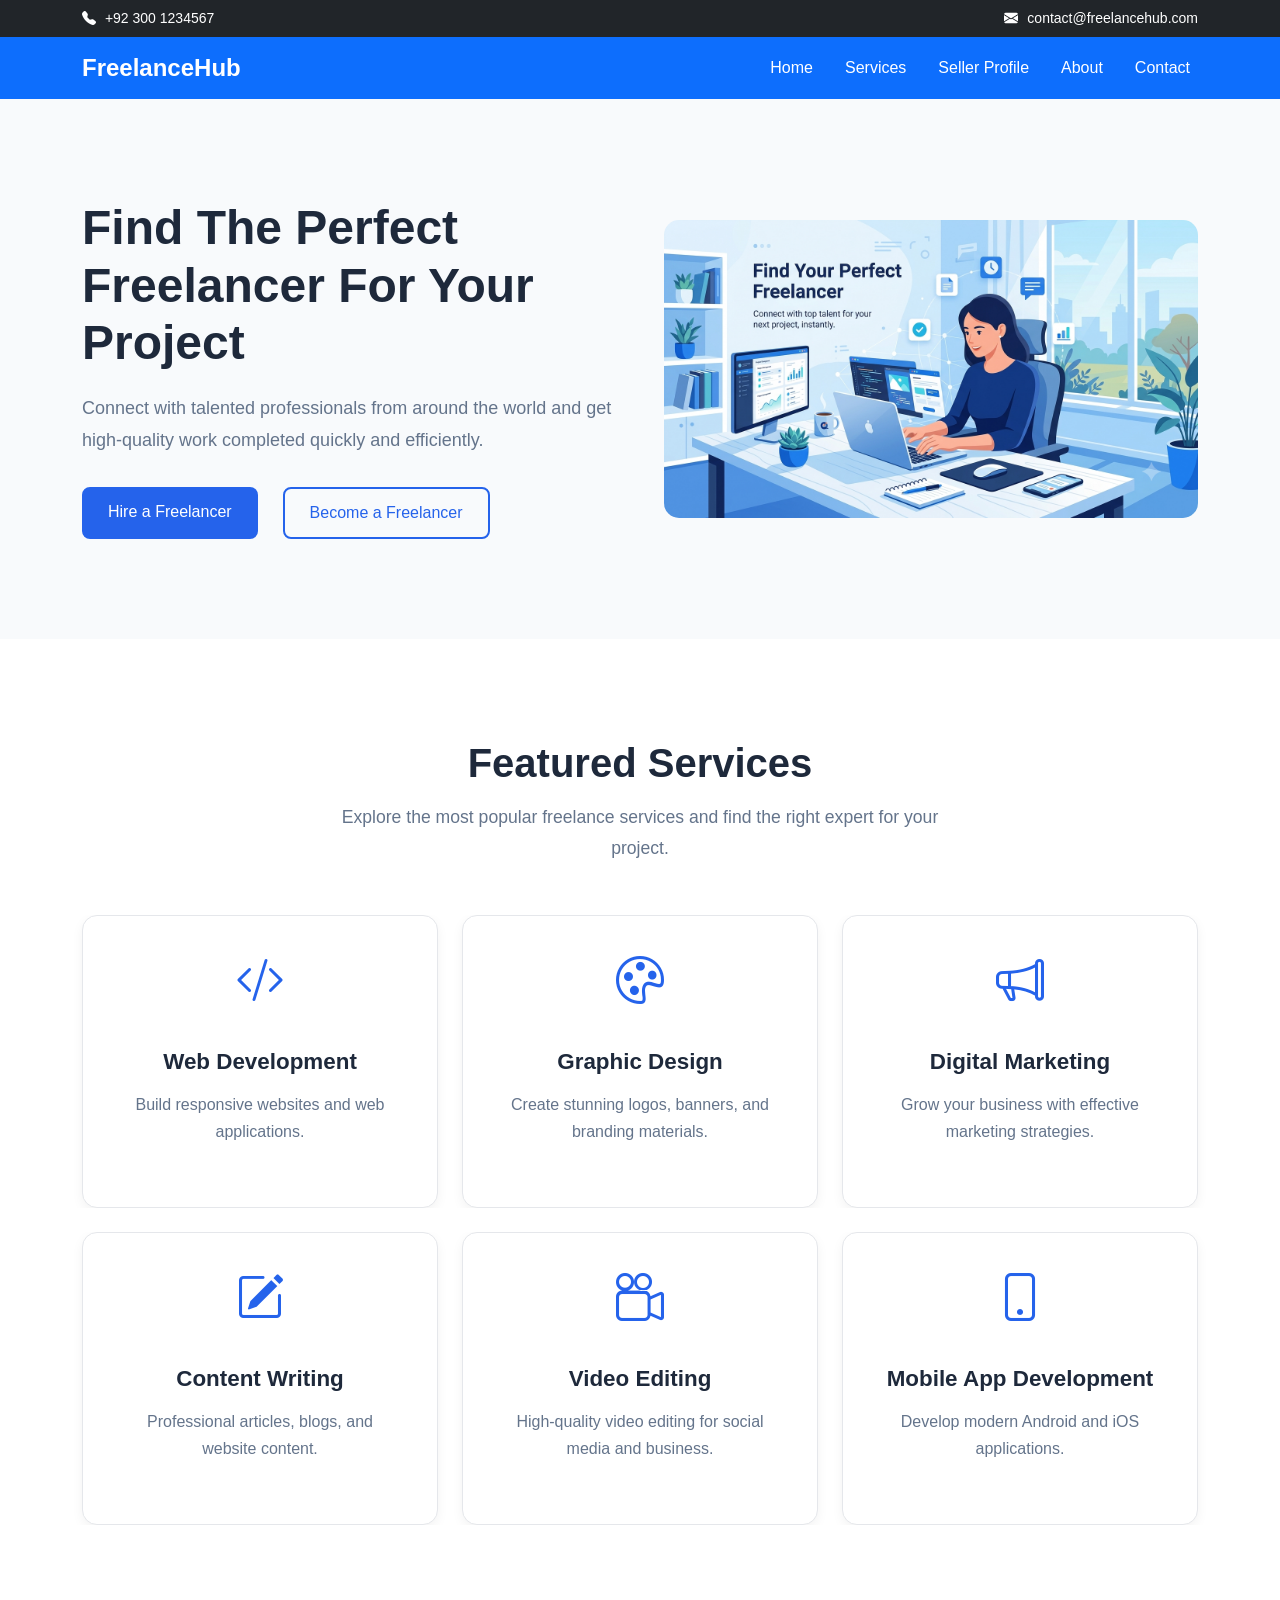
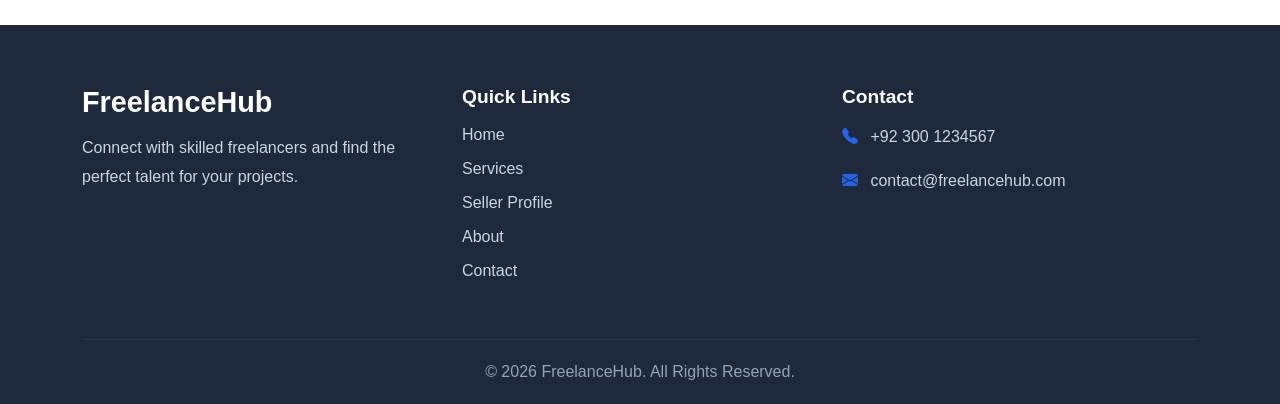
<file: index.html>
<!DOCTYPE html>
<html lang="en">

<head>
    <meta charset="UTF-8">
    <meta name="viewport" content="width=device-width, initial-scale=1.0">
    <title>Document</title>

    <!-- Bootstrap Icon CDN Link -->
    <link rel="stylesheet" href="https://cdn.jsdelivr.net/npm/bootstrap-icons@1.11.3/font/bootstrap-icons.min.css">

    <!-- Bootstrap Link -->
    <link rel="stylesheet" href="https://cdn.jsdelivr.net/npm/bootstrap@5.3.8/dist/css/bootstrap.min.css">

    <!-- My css -->
    <link rel="stylesheet" href="style.css">
</head>

<body>

    <div class="bg-dark text-white py-2">
        <div class="container d-flex flex-column flex-md-row justify-content-between">

            <div class="top-bar">
                <i class="bi bi-telephone-fill"></i>
                +92 300 1234567
            </div>

            <div class="top-bar">
                <i class="bi bi-envelope-fill"></i>
                contact@freelancehub.com
            </div>

        </div>
    </div>

    <nav class="navbar navbar-expand-lg navbar-dark">
        <div class="container">

            <a class="navbar-brand" href="">FreelanceHub</a>

            <button class="navbar-toggler" type="button" data-bs-toggle="collapse" data-bs-target="#mynavbar">
                <span class="navbar-toggler-icon"></span>
            </button>

            <div class="collapse navbar-collapse" id="mynavbar">
                <ul class="navbar-nav ms-auto gap-3">

                    <li class="nav-item">
                        <a class="nav-link active" href="index.html">Home</a>
                    </li>

                    <li class="nav-item">
                        <a class="nav-link" href="services.html">Services</a>
                    </li>

                     <li class="nav-item">
                        <a class="nav-link" href="sellerprofile.html">Seller Profile</a>
                    </li>

                    <li class="nav-item">
                        <a class="nav-link" href="about.html">About</a>
                    </li>

                    <li class="nav-item">
                        <a class="nav-link" href="contact.html">Contact</a>
                    </li>



                </ul>


            </div>

        </div>
    </nav>



    <section class="hero-section">
        <div class="container">

            <div class="row align-items-center g-5">
                <div class="col-12 col-md-6">

                    <h1 class="hero-heading">
                        Find The Perfect Freelancer For Your Project
                    </h1>

                    <p class="hero-para">
                        Connect with talented professionals from around the world and get high-quality work completed
                        quickly and efficiently.
                    </p>

                    <div class="hero-btns">
                        <a href="#" class="btn primary-btn">
                            Hire a Freelancer
                        </a>

                        <a href="#" class="btn secondary-btn">
                            Become a Freelancer
                        </a>
                    </div>

                </div>


                <div class="col-12 col-md-6">

                    <img class="img-fluid hero-img" src="images/hero_img.png" alt="Hero Image">

                </div>



            </div>



        </div>

    </section>



    <section class="services-section">
        <div class="container">

            <h2 class="sec-heading text-center">Featured Services</h2>

            <p class="sec-para text-center">
                Explore the most popular freelance services and find the right expert for your project.
            </p>


            <div class="row g-4">

                <!-- web Development card -->
                <div class="col-12 col-md-6 col-lg-4">
                    <div class="card h-100">

                        <i class="bi bi-code-slash"></i>

                        <div class="card-body">

                            <h3 class="card-title">Web Development</h3>
                            <div class="card-text">Build responsive websites and web applications.</div>

                        </div>
                    </div>
                </div>



                <!-- Graphic Design Card -->
                <div class="col-12 col-md-6 col-lg-4">
                    <div class="card h-100">

                        <i class="bi bi-palette"></i>

                        <div class="card-body">

                            <h3 class="card-title">Graphic Design</h3>
                            <div class="card-text">Create stunning logos, banners, and branding materials.</div>

                        </div>
                    </div>
                </div>



                <!-- Digital Marketing Card -->
                <div class="col-12 col-md-6 col-lg-4">
                    <div class="card h-100">

                        <i class="bi bi-megaphone"></i>

                        <div class="card-body">

                            <h3 class="card-title">Digital Marketing</h3>
                            <div class="card-text">Grow your business with effective marketing strategies.</div>

                        </div>
                    </div>
                </div>



                <!-- Content Writing -->
                <div class="col-12 col-md-6 col-lg-4">
                    <div class="card h-100">

                        <i class="bi bi-pencil-square"></i>

                        <div class="card-body">

                            <h3 class="card-title">Content Writing</h3>
                            <div class="card-text">Professional articles, blogs, and website content.</div>

                        </div>
                    </div>
                </div>



                <!-- Video Editing -->
                <div class="col-12 col-md-6 col-lg-4">
                    <div class="card h-100">

                        <i class="bi bi-camera-reels"></i>

                        <div class="card-body">

                            <h3 class="card-title">Video Editing</h3>
                            <div class="card-text">High-quality video editing for social media and business.</div>

                        </div>
                    </div>
                </div>




                <!-- Mobile App Development -->
                <div class="col-12 col-md-6 col-lg-4">
                    <div class="card h-100">

                        <i class="bi bi-phone"></i>

                        <div class="card-body">

                            <h3 class="card-title">Mobile App Development</h3>
                            <div class="card-text">Develop modern Android and iOS applications.</div>

                        </div>
                    </div>
                </div>


            </div>
    </section>




    <!-- footer -->
    <footer class="footer">
        <div class="container">

            <div class="row g-4">

                <!-- Brand -->
                <div class="col-12 col-md-4">
                    <h3 class="footer-logo">FreelanceHub</h3>

                    <p class="footer-text">
                        Connect with skilled freelancers and find the perfect talent for your projects.
                    </p>
                </div>

                <!-- Quick Links -->
                <div class="col-12 col-md-4">
                    <h4 class="footer-heading">Quick Links</h4>

                    <ul class="footer-links">
                        <li><a href="index.html">Home</a></li>
                        <li><a href="services.html">Services</a></li>
                        <li><a href="sellerprofile.html">Seller Profile</a></li>
                        <li><a href="about.html">About</a></li>
                        <li><a href="contact.html">Contact</a></li>
                    </ul>
                </div>

                <!-- Contact -->
                <div class="col-12 col-md-4">
                    <h4 class="footer-heading">Contact</h4>

                    <p class="footer-text">
                        <i class="bi bi-telephone-fill"></i> +92 300 1234567
                    </p>

                    <p class="footer-text">
                        <i class="bi bi-envelope-fill"></i>
                        contact@freelancehub.com
                    </p>
                </div>

            </div>

            <hr>

            <p class="copyright text-center">
                © 2026 FreelanceHub. All Rights Reserved.
            </p>

        </div>
    </footer>







    <!-- Bootstrap js -->
    <script src="https://cdn.jsdelivr.net/npm/bootstrap@5.3.8/dist/js/bootstrap.bundle.min.js"></script>


</body>

</html>
</file>
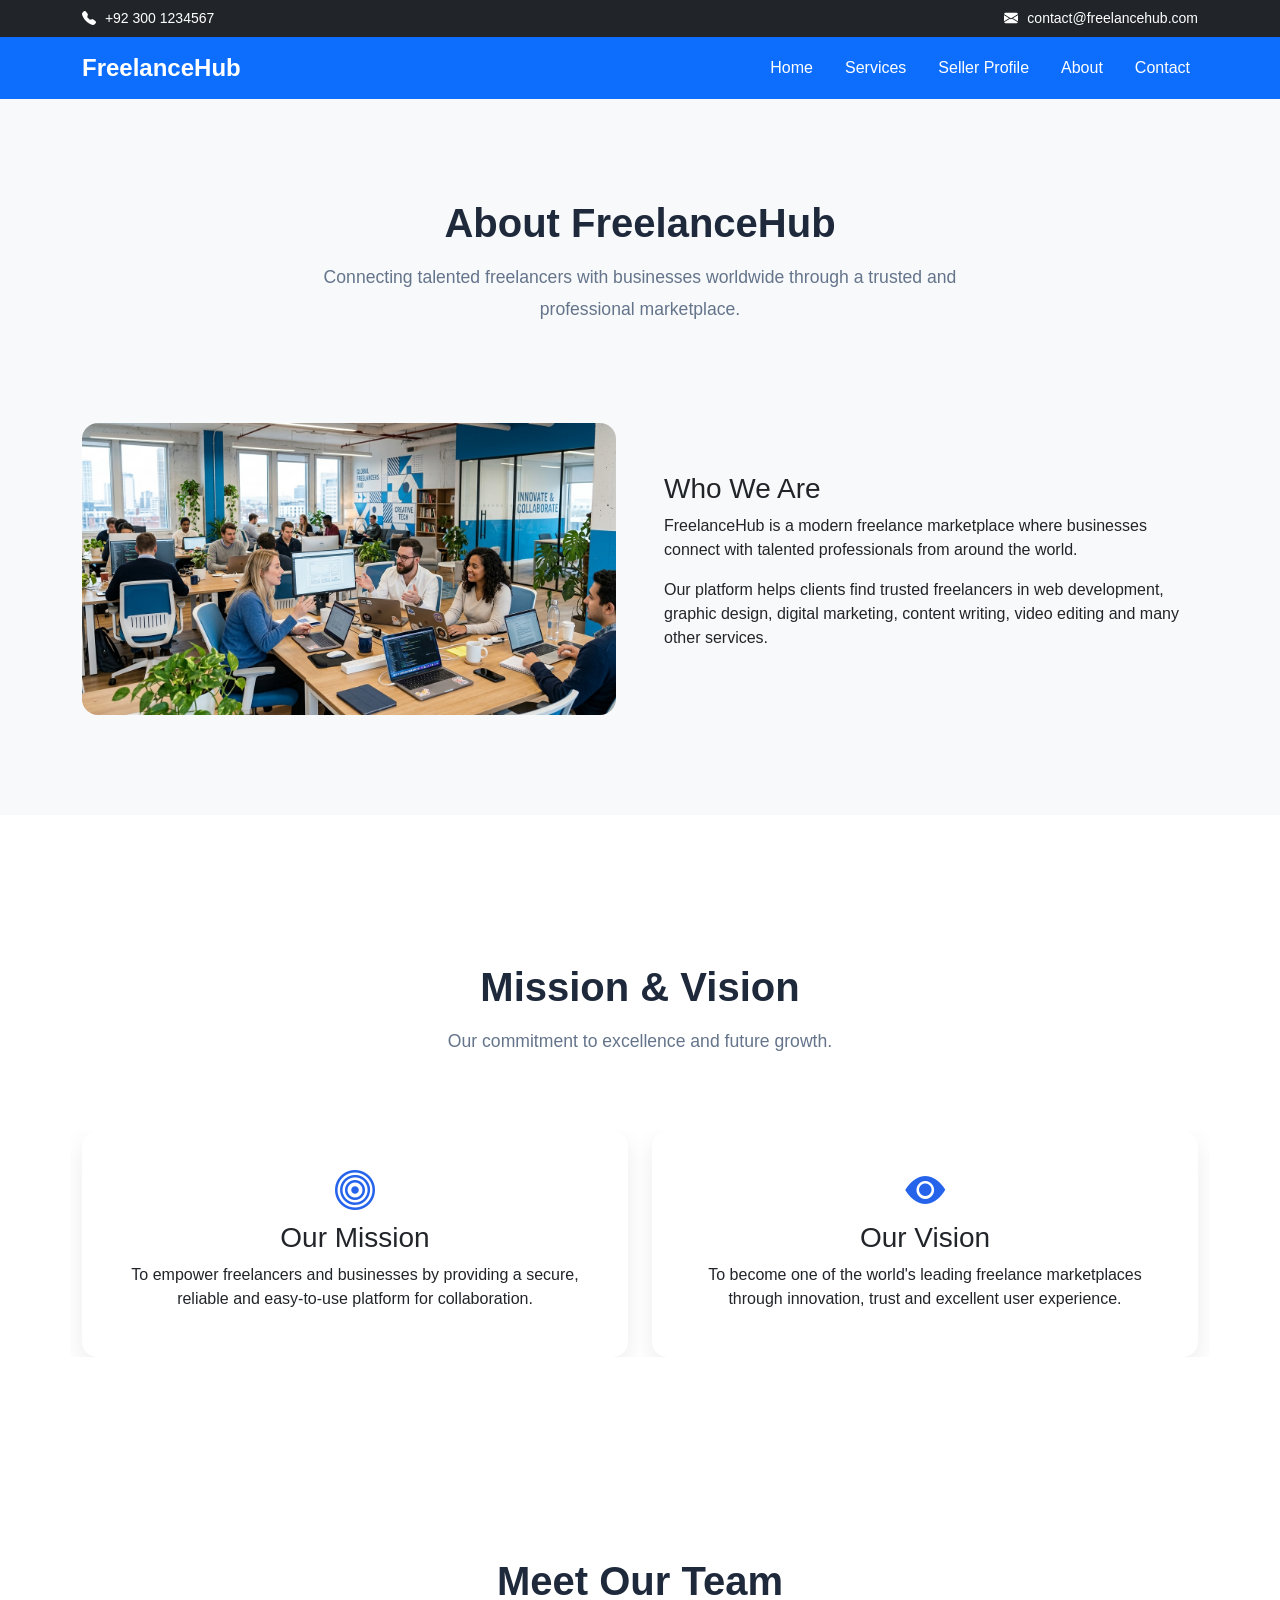
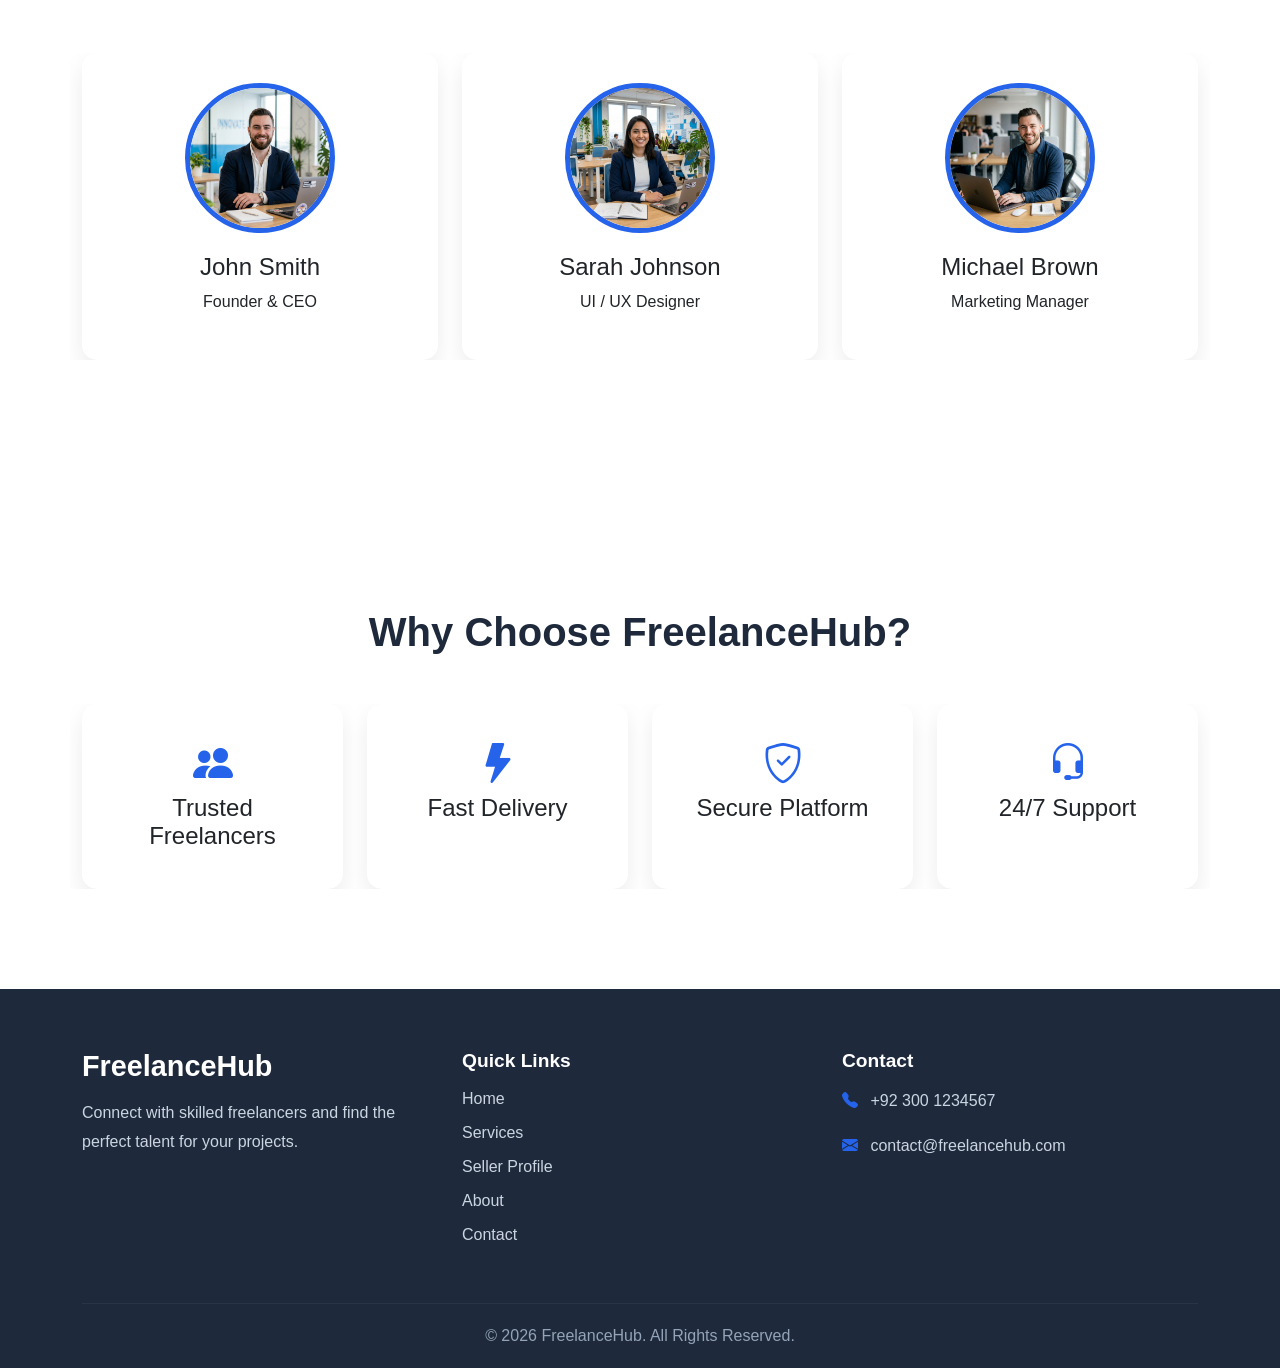
<file: about.html>
<!DOCTYPE html>
<html lang="en">

<head>
    <meta charset="UTF-8">
    <meta name="viewport" content="width=device-width, initial-scale=1.0">
    <title>Document</title>

    <!-- Bootstrap Icon CDN Link -->
    <link rel="stylesheet" href="https://cdn.jsdelivr.net/npm/bootstrap-icons@1.11.3/font/bootstrap-icons.min.css">

    <!-- Bootstrap Link -->
    <link rel="stylesheet" href="https://cdn.jsdelivr.net/npm/bootstrap@5.3.8/dist/css/bootstrap.min.css">

    <!-- My css -->
    <link rel="stylesheet" href="style.css">
</head>

<body>

    <div class="bg-dark text-white py-2">
        <div class="container d-flex flex-column flex-md-row justify-content-between">

            <div class="top-bar">
                <i class="bi bi-telephone-fill"></i>
                +92 300 1234567
            </div>

            <div class="top-bar">
                <i class="bi bi-envelope-fill"></i>
                contact@freelancehub.com
            </div>

        </div>
    </div>

    <nav class="navbar navbar-expand-lg navbar-dark">
        <div class="container">

            <a class="navbar-brand" href="">FreelanceHub</a>

            <button class="navbar-toggler" type="button" data-bs-toggle="collapse" data-bs-target="#mynavbar">
                <span class="navbar-toggler-icon"></span>
            </button>

            <div class="collapse navbar-collapse" id="mynavbar">
                <ul class="navbar-nav ms-auto gap-3">

                    <li class="nav-item">
                        <a class="nav-link active" href="index.html">Home</a>
                    </li>

                    <li class="nav-item">
                        <a class="nav-link" href="services.html">Services</a>
                    </li>

                    <li class="nav-item">
                        <a class="nav-link" href="sellerprofile.html">Seller Profile</a>
                    </li>

                    <li class="nav-item">
                        <a class="nav-link" href="about.html">About</a>
                    </li>

                    <li class="nav-item">
                        <a class="nav-link" href="contact.html">Contact</a>
                    </li>



                </ul>


            </div>

        </div>
    </nav>




    <!-- about hero -->
    <section class="about-page">

        <div class="container">

            <h2 class="sec-heading text-center">
                About FreelanceHub
            </h2>

            <p class="sec-para text-center">
                Connecting talented freelancers with businesses worldwide through a trusted and professional
                marketplace.
            </p>

            <!-- About -->

            <div class="row align-items-center g-5 mt-5">

                <div class="col-12 col-lg-6">

                    <img src="images/about_hero.png" class="img-fluid rounded-4" alt="About">

                </div>

                <div class="col-12 col-lg-6">

                    <h3>Who We Are</h3>

                    <p>
                        FreelanceHub is a modern freelance marketplace where businesses connect with talented
                        professionals from around the world.
                    </p>

                    <p>
                        Our platform helps clients find trusted freelancers in web development, graphic design, digital
                        marketing, content writing, video editing and many other services.
                    </p>

                </div>

            </div>

        </div>

    </section>


    <!-- Mission Vision -->
    <section>
        <div class="container">

            <h2 class="sec-heading text-center mt-5">
                Mission & Vision
            </h2>

            <p class="sec-para text-center">Our commitment to excellence and future growth.</p>

            <div class="row g-4 mt-5">

                <div class="col-md-6">

                    <div class="about-card h-100 text-center">

                        <i class="bi bi-bullseye"></i>

                        <h3>Our Mission</h3>

                        <p>
                            To empower freelancers and businesses by providing a secure, reliable and easy-to-use
                            platform for collaboration.
                        </p>

                    </div>

                </div>

                <div class="col-md-6">

                    <div class="about-card h-100 text-center">

                        <i class="bi bi-eye-fill"></i>

                        <h3>Our Vision</h3>

                        <p>
                            To become one of the world's leading freelance marketplaces through innovation, trust and
                            excellent user experience.
                        </p>

                    </div>

                </div>

            </div>

        </div>
    </section>


    <!-- Team -->
    <section>
        <div class="container">

            <h2 class="sec-heading text-center">
                Meet Our Team
            </h2>

            <div class="row g-4 mt-4">

                <div class="col-md-4">

                    <div class="team-card">

                        <img src="images/pic1.png" class="img-fluid team-img">

                        <h4>John Smith</h4>

                        <p>Founder & CEO</p>

                    </div>

                </div>

                <div class="col-md-4">

                    <div class="team-card">

                        <img src="images/pic2.png" class="img-fluid team-img">

                        <h4>Sarah Johnson</h4>

                        <p>UI / UX Designer</p>

                    </div>

                </div>

                <div class="col-md-4">

                    <div class="team-card">

                        <img src="images/proflie.png" class="img-fluid team-img">

                        <h4>Michael Brown</h4>

                        <p>Marketing Manager</p>

                    </div>

                </div>

            </div>

        </div>
    </section>

    <!-- Why Choose Us -->

    <section>
        <div class="container">

            <h2 class="sec-heading text-center mt-5">
                Why Choose FreelanceHub?
            </h2>

            <div class="row g-4  mt-4">

                <div class="col-md-3">

                    <div class="about-card text-center h-100">

                        <i class="bi bi-people-fill"></i>

                        <h4>Trusted Freelancers</h4>

                    </div>

                </div>

                <div class="col-md-3">

                    <div class="about-card text-center h-100">

                        <i class="bi bi-lightning-fill"></i>

                        <h4>Fast Delivery</h4>

                    </div>

                </div>

                <div class="col-md-3">

                    <div class="about-card text-center h-100">

                        <i class="bi bi-shield-check"></i>

                        <h4>Secure Platform</h4>

                    </div>

                </div>

                <div class="col-md-3">

                    <div class="about-card text-center h-100">

                        <i class="bi bi-headset"></i>

                        <h4>24/7 Support</h4>

                    </div>

                </div>

            </div>


        </div>
    </section>




    <!-- footer -->
    <footer class="footer">
        <div class="container">

            <div class="row g-4">

                <!-- Brand -->
                <div class="col-12 col-md-4">
                    <h3 class="footer-logo">FreelanceHub</h3>

                    <p class="footer-text">
                        Connect with skilled freelancers and find the perfect talent for your projects.
                    </p>
                </div>

                <!-- Quick Links -->
                <div class="col-12 col-md-4">
                    <h4 class="footer-heading">Quick Links</h4>

                    <ul class="footer-links">
                        <li><a href="index.html">Home</a></li>
                        <li><a href="services.html">Services</a></li>
                        <li><a href="sellerprofile.html">Seller Profile</a></li>
                        <li><a href="about.html">About</a></li>
                        <li><a href="contact.html">Contact</a></li>
                    </ul>
                </div>

                <!-- Contact -->
                <div class="col-12 col-md-4">
                    <h4 class="footer-heading">Contact</h4>

                    <p class="footer-text">
                        <i class="bi bi-telephone-fill"></i> +92 300 1234567
                    </p>

                    <p class="footer-text">
                        <i class="bi bi-envelope-fill"></i>
                        contact@freelancehub.com
                    </p>
                </div>

            </div>

            <hr>

            <p class="copyright text-center">
                © 2026 FreelanceHub. All Rights Reserved.
            </p>

        </div>
    </footer>







    <!-- Bootstrap js -->
    <script src="https://cdn.jsdelivr.net/npm/bootstrap@5.3.8/dist/js/bootstrap.bundle.min.js"></script>





</body>

</html>
</file>
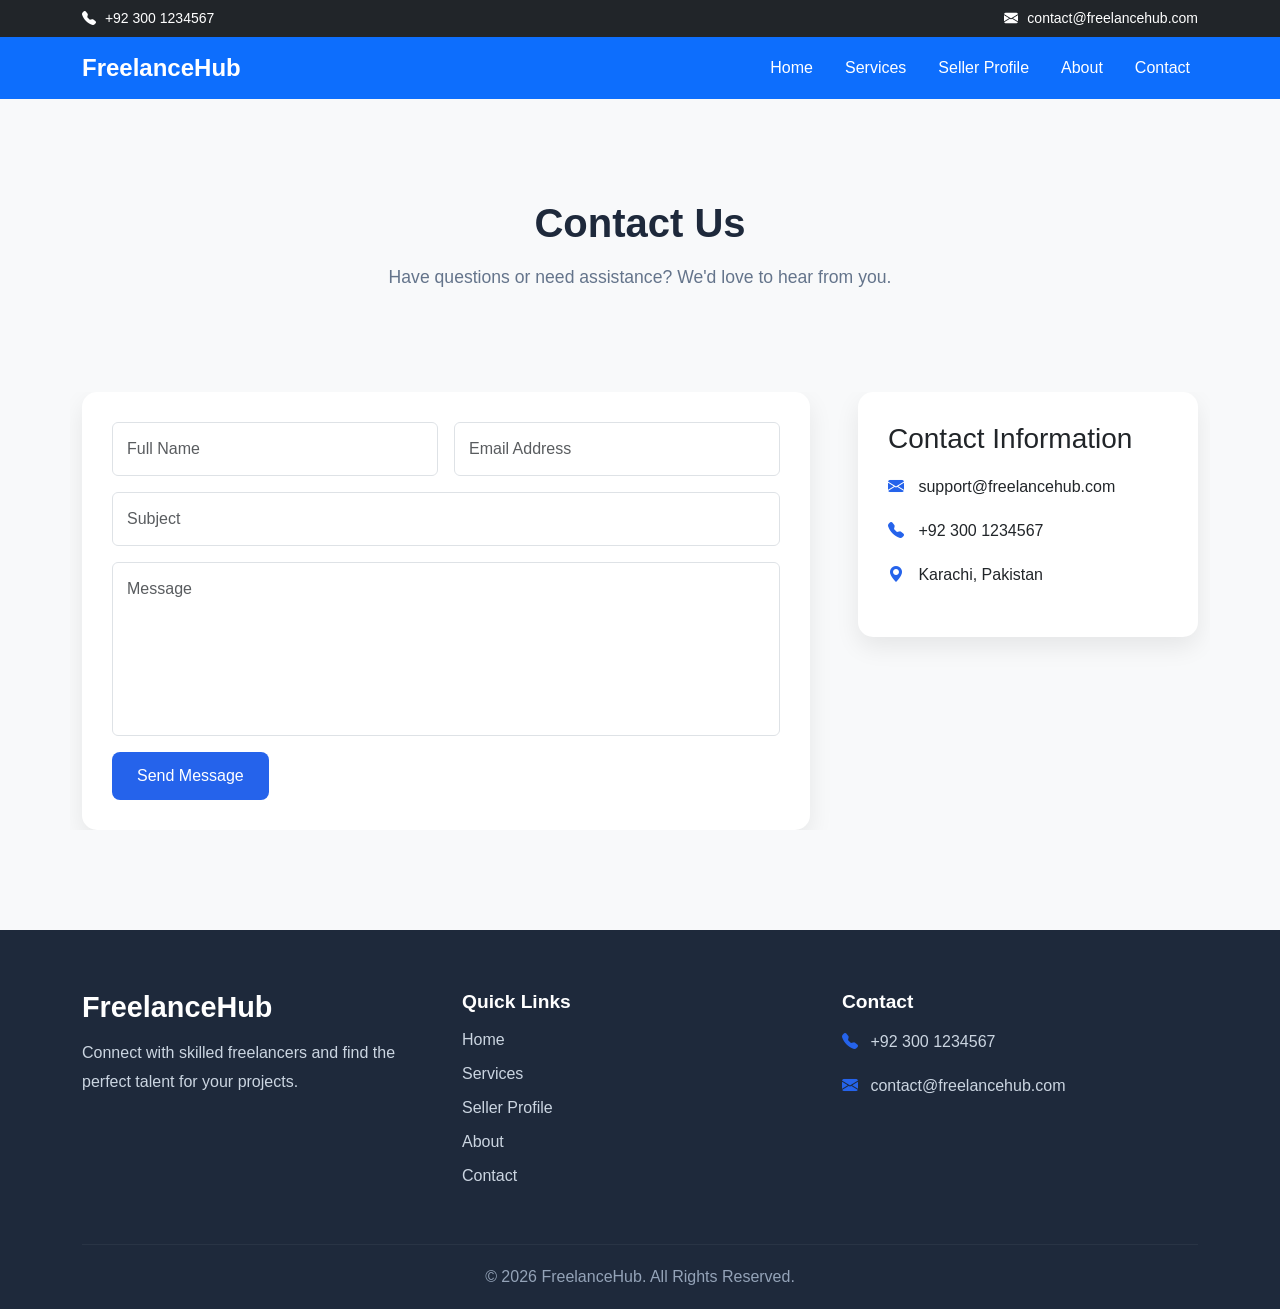
<file: contact.html>
<!DOCTYPE html>
<html lang="en">

<head>
    <meta charset="UTF-8">
    <meta name="viewport" content="width=device-width, initial-scale=1.0">
    <title>Document</title>

    <!-- Bootstrap Icon CDN Link -->
    <link rel="stylesheet" href="https://cdn.jsdelivr.net/npm/bootstrap-icons@1.11.3/font/bootstrap-icons.min.css">

    <!-- Bootstrap Link -->
    <link rel="stylesheet" href="https://cdn.jsdelivr.net/npm/bootstrap@5.3.8/dist/css/bootstrap.min.css">

    <!-- My css -->
    <link rel="stylesheet" href="style.css">
</head>

<body>

    <div class="bg-dark text-white py-2">
        <div class="container d-flex flex-column flex-md-row justify-content-between">

            <div class="top-bar">
                <i class="bi bi-telephone-fill"></i>
                +92 300 1234567
            </div>

            <div class="top-bar">
                <i class="bi bi-envelope-fill"></i>
                contact@freelancehub.com
            </div>

        </div>
    </div>

    <nav class="navbar navbar-expand-lg navbar-dark">
        <div class="container">

            <a class="navbar-brand" href="">FreelanceHub</a>

            <button class="navbar-toggler" type="button" data-bs-toggle="collapse" data-bs-target="#mynavbar">
                <span class="navbar-toggler-icon"></span>
            </button>

            <div class="collapse navbar-collapse" id="mynavbar">
                <ul class="navbar-nav ms-auto gap-3">

                    <li class="nav-item">
                        <a class="nav-link active" href="index.html">Home</a>
                    </li>

                    <li class="nav-item">
                        <a class="nav-link" href="services.html">Services</a>
                    </li>

                    <li class="nav-item">
                        <a class="nav-link" href="sellerprofile.html">Seller Profile</a>
                    </li>

                    <li class="nav-item">
                        <a class="nav-link" href="about.html">About</a>
                    </li>

                    <li class="nav-item">
                        <a class="nav-link" href="contact.html">Contact</a>
                    </li>



                </ul>


            </div>

        </div>
    </nav>



    <!-- contact form -->
    <section class="contact">

        <div class="container">

            <h2 class="sec-heading text-center">
                Contact Us
            </h2>

            <p class="sec-para text-center">
                Have questions or need assistance? We'd love to hear from you.
            </p>

            <div class="row g-5 mt-4">

                
                <!-- Contact Form -->
                <div class="col-12 col-lg-8">

                    <div class="contact-card">

                        <form id="contactForm">

                            <div class="row g-3">

                                <div class="col-md-6">
                                    <input id="fullName" type="text" class="form-control" placeholder="Full Name">
                                    <p class="error-msg" id="nameError"></p>
                                </div>

                                <div class="col-md-6">
                                    <input id="email" class="form-control" placeholder="Email Address">
                                    <p class="error-msg" id="emailError"></p>
                                </div>

                                <div class="col-12">
                                    <input id="subject" type="text" class="form-control" placeholder="Subject">
                                    <p class="error-msg" id="subjectError"></p>
                                </div>

                                <div class="col-12">
                                    <textarea id="message" rows="6" class="form-control"
                                        placeholder="Message"></textarea>
                                        
                                        <p class="error-msg" id="messageError"></p>
                                </div>

                                <div class="col-12">

                                    <button type="submit" class="primary-btn border-0">
                                        Send Message
                                    </button>

                                </div>

                            </div>

                        </form>

                    </div>

                </div>

                <!-- Contact Info -->

                <div class="col-12 col-lg-4">

                    <div class="contact-card">

                        <h3>Contact Information</h3>

                        <p><i class="bi bi-envelope-fill"></i> support@freelancehub.com</p>

                        <p><i class="bi bi-telephone-fill"></i> +92 300 1234567</p>

                        <p><i class="bi bi-geo-alt-fill"></i> Karachi, Pakistan</p>

                    </div>

                </div>

            </div>

        </div>

    </section>



    
    <!-- footer -->
    <footer class="footer">
        <div class="container">

            <div class="row g-4">

                <!-- Brand -->
                <div class="col-12 col-md-4">
                    <h3 class="footer-logo">FreelanceHub</h3>

                    <p class="footer-text">
                        Connect with skilled freelancers and find the perfect talent for your projects.
                    </p>
                </div>

                <!-- Quick Links -->
                <div class="col-12 col-md-4">
                    <h4 class="footer-heading">Quick Links</h4>

                    <ul class="footer-links">
                        <li><a href="index.html">Home</a></li>
                        <li><a href="services.html">Services</a></li>
                        <li><a href="sellerprofile.html">Seller Profile</a></li>
                        <li><a href="about.html">About</a></li>
                        <li><a href="contact.html">Contact</a></li>
                    </ul>
                </div>

                <!-- Contact -->
                <div class="col-12 col-md-4">
                    <h4 class="footer-heading">Contact</h4>

                    <p class="footer-text">
                        <i class="bi bi-telephone-fill"></i> +92 300 1234567
                    </p>

                    <p class="footer-text">
                        <i class="bi bi-envelope-fill"></i>
                        contact@freelancehub.com
                    </p>
                </div>

            </div>

            <hr>

            <p class="copyright text-center">
                © 2026 FreelanceHub. All Rights Reserved.
            </p>

        </div>
    </footer>





    <!-- my js -->
     <script src="contact.js"></script>

    <!-- Bootstrap js -->
    <script src="https://cdn.jsdelivr.net/npm/bootstrap@5.3.8/dist/js/bootstrap.bundle.min.js"></script>





</body>

</html>
</file>
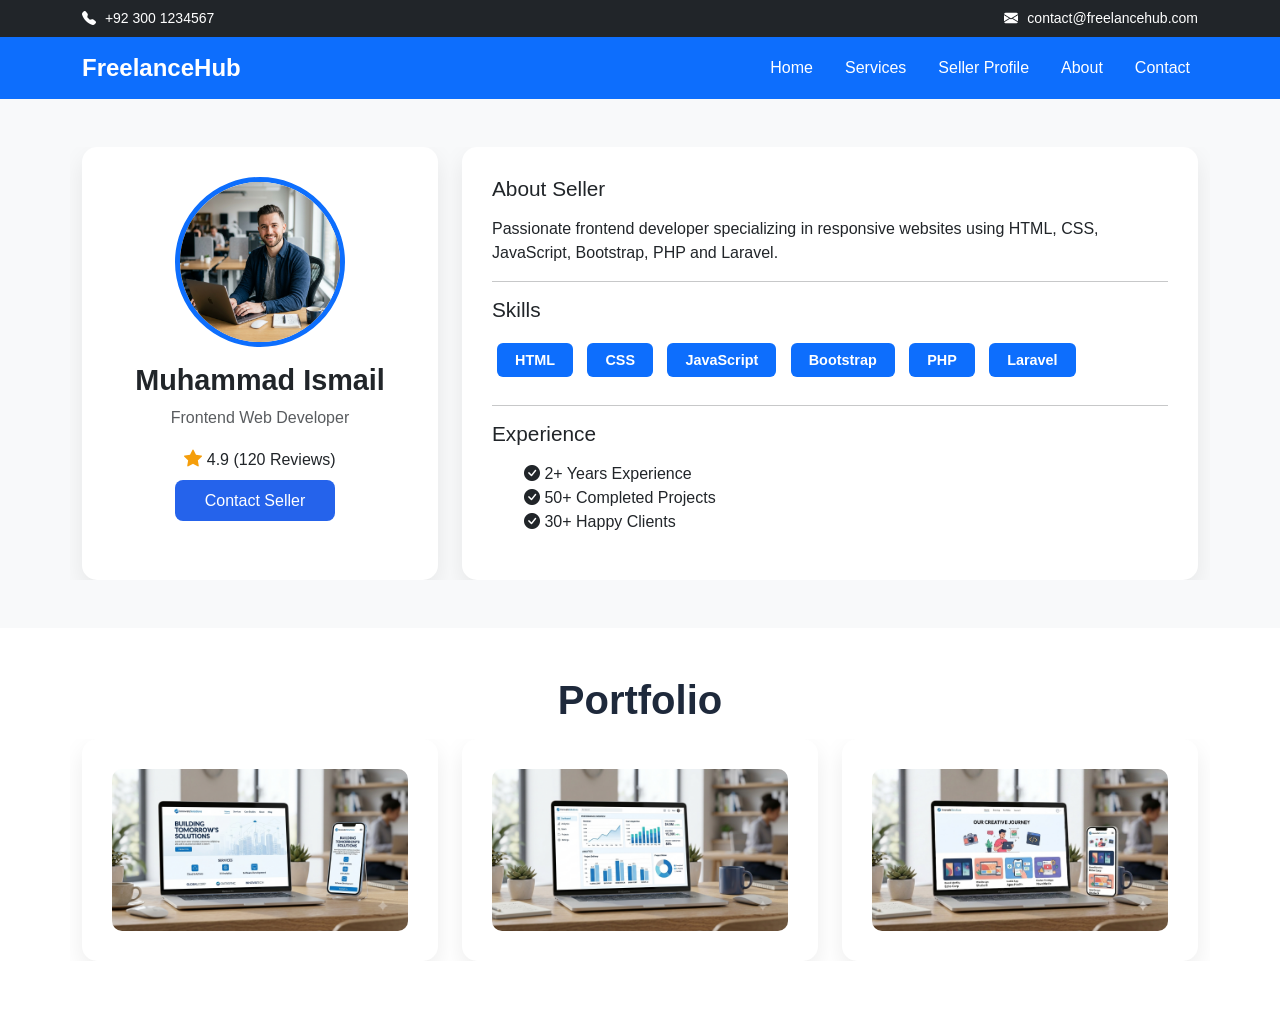
<file: sellerprofile.html>
<!DOCTYPE html>
<html lang="en">

<head>
    <meta charset="UTF-8">
    <meta name="viewport" content="width=device-width, initial-scale=1.0">
    <title>Document</title>

    <!-- Bootstrap Icon CDN Link -->
    <link rel="stylesheet" href="https://cdn.jsdelivr.net/npm/bootstrap-icons@1.11.3/font/bootstrap-icons.min.css">

    <!-- Bootstrap Link -->
    <link rel="stylesheet" href="https://cdn.jsdelivr.net/npm/bootstrap@5.3.8/dist/css/bootstrap.min.css">

    <!-- My css -->
    <link rel="stylesheet" href="style.css">
</head>

<body>

    <div class="bg-dark text-white py-2">
        <div class="container d-flex flex-column flex-md-row justify-content-between">

            <div class="top-bar">
                <i class="bi bi-telephone-fill"></i>
                +92 300 1234567
            </div>

            <div class="top-bar">
                <i class="bi bi-envelope-fill"></i>
                contact@freelancehub.com
            </div>

        </div>
    </div>

    <nav class="navbar navbar-expand-lg navbar-dark">
        <div class="container">

            <a class="navbar-brand" href="">FreelanceHub</a>

            <button class="navbar-toggler" type="button" data-bs-toggle="collapse" data-bs-target="#mynavbar">
                <span class="navbar-toggler-icon"></span>
            </button>

            <div class="collapse navbar-collapse" id="mynavbar">
                <ul class="navbar-nav ms-auto gap-3">

                    <li class="nav-item">
                        <a class="nav-link active" href="index.html">Home</a>
                    </li>

                    <li class="nav-item">
                        <a class="nav-link" href="services.html">Services</a>
                    </li>

                    <li class="nav-item">
                        <a class="nav-link" href="sellerprofile.html">Seller Profile</a>
                    </li>

                    <li class="nav-item">
                        <a class="nav-link" href="">About</a>
                    </li>

                    <li class="nav-item">
                        <a class="nav-link" href="">Contact</a>
                    </li>



                </ul>


            </div>

        </div>
    </nav>


    <!-- seller profile -->
    <section class="seller-profile py-5">
        <div class="container">

            <div class="row g-4">

                <!-- Left -->
                <div class="col-12 col-lg-4">

                    <div class="profile-card text-center h-100">

                        <img src="images/proflie.png" class="profile-img img-fluid" alt="">

                        <h2 class="mt-3">Muhammad Ismail</h2>

                        <p class="text-muted">
                            Frontend Web Developer
                        </p>

                        <p><i class="bi bi-star-fill profile-icon"></i> 4.9 (120 Reviews)</p>

                        <a href="#" class="profile-btn primary-btn">
                            Contact Seller
                        </a>

                    </div>

                </div>

                <!-- Right -->
                <div class="col-12 col-lg-8">

                    <div class="content-card  h-100">

                        <h3>About Seller</h3>

                        <p>Passionate frontend developer specializing in responsive websites using HTML, CSS,
                            JavaScript, Bootstrap, PHP and Laravel.</p>

                        <hr>

                        <h3>Skills</h3>

                        <div class="skills">

                            <span class="badge">HTML</span>
                            <span class="badge">CSS</span>
                            <span class="badge">JavaScript</span>
                            <span class="badge">Bootstrap</span>
                            <span class="badge">PHP</span>
                            <span class="badge">Laravel</span>

                        </div>

                        <hr>

                        <h3>Experience</h3>

                        <ul>
                            <li><i class="bi-check-circle-fill"></i> 2+ Years Experience</li>
                            <li><i class="bi-check-circle-fill"></i> 50+ Completed Projects</li>
                            <li><i class="bi-check-circle-fill"></i> 30+ Happy Clients</li>
                        </ul>

                    </div>

                </div>

            </div>

        </div>
    </section>


    <!-- portfolio images section  -->
    <section class="portfolio py-5">

        <div class="container">

            <h2 class="sec-heading text-center">
                Portfolio
            </h2>

            <div class="row g-4">

                <div class="col-md-4">
                    <div class="portfolio-card">
                        <img src="images/portfolio_image.png" class="img-fluid">
                    </div>
                </div>

                <div class="col-md-4">
                    <div class="portfolio-card">
                        <img src="images/portfolio_image_2.png" class="img-fluid">
                    </div>
                </div>

                <div class="col-md-4">
                    <div class="portfolio-card">
                        <img src="images/portfolio_img_3.png" class="img-fluid">
                    </div>
                </div>

            </div>

        </div>

    </section>



    <!-- Bootstrap js -->
    <script src="https://cdn.jsdelivr.net/npm/bootstrap@5.3.8/dist/js/bootstrap.bundle.min.js"></script>

</body>
</body>

</html>
</file>
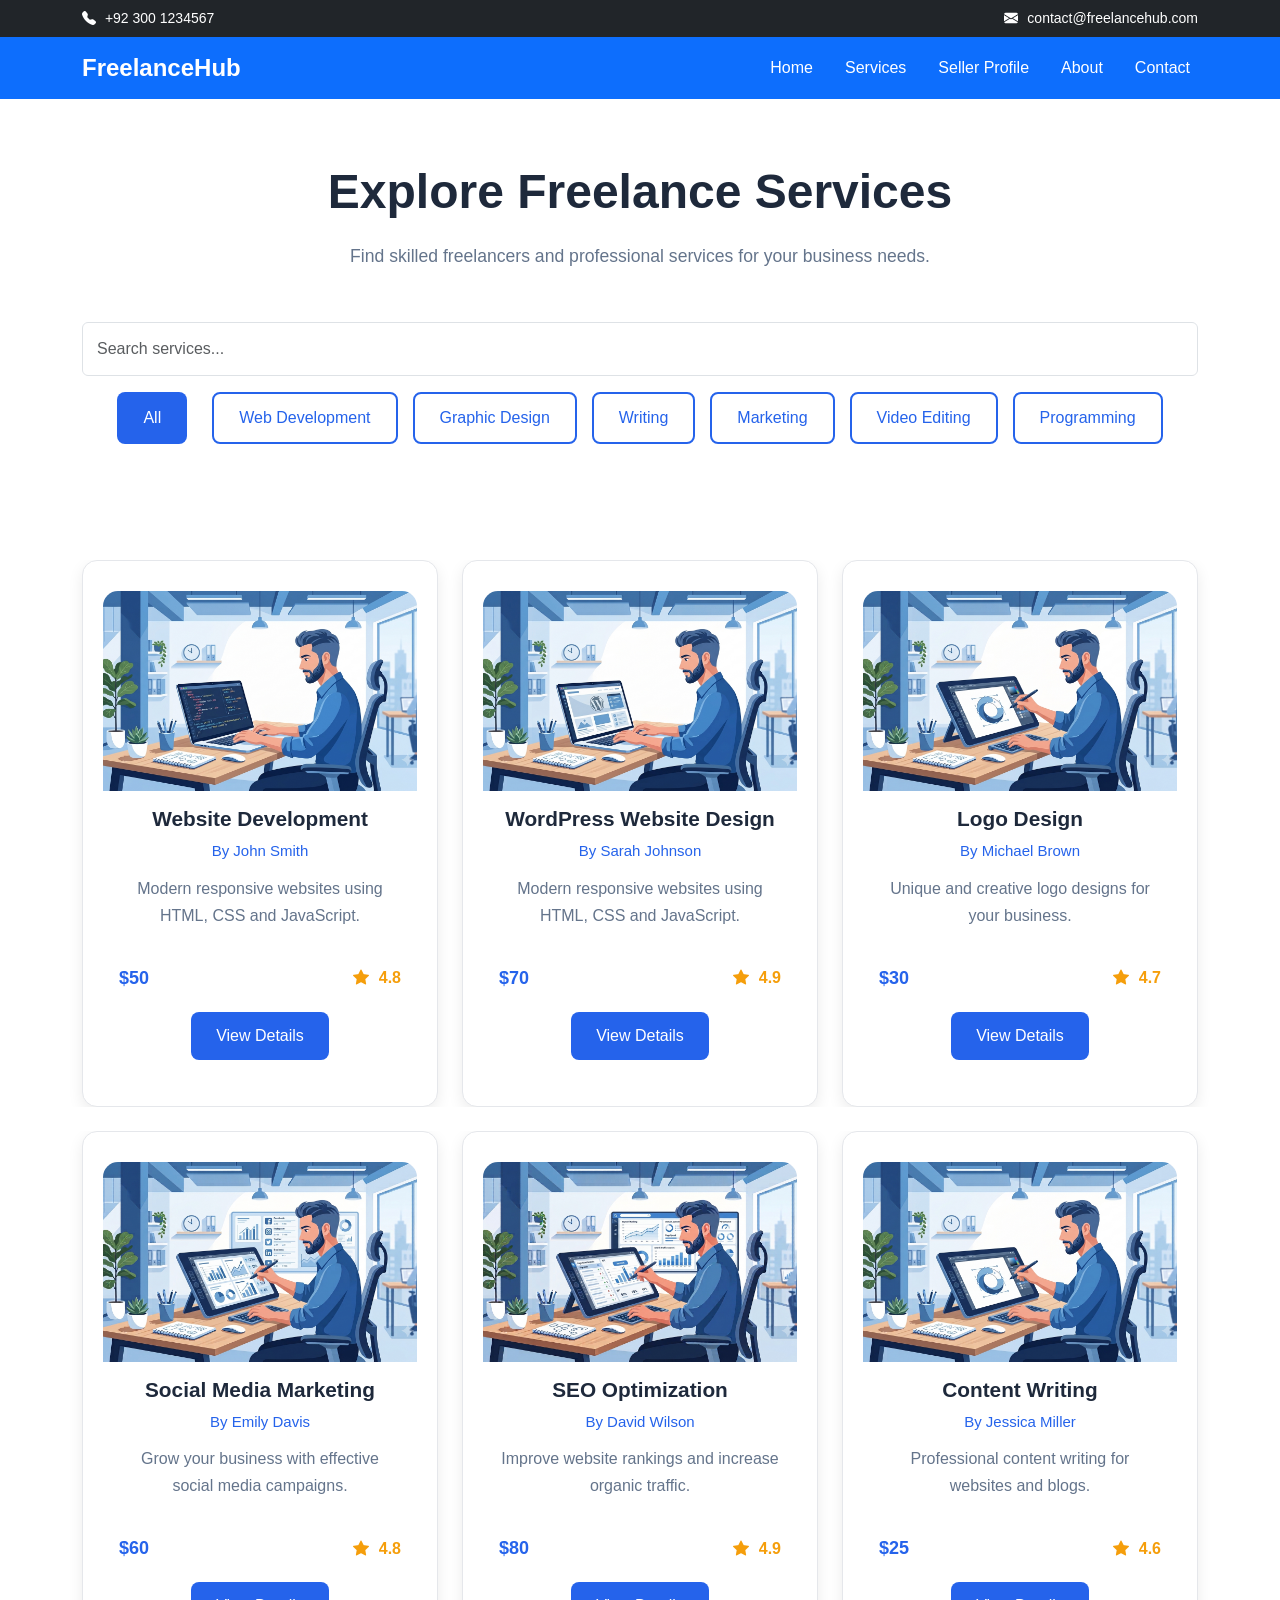
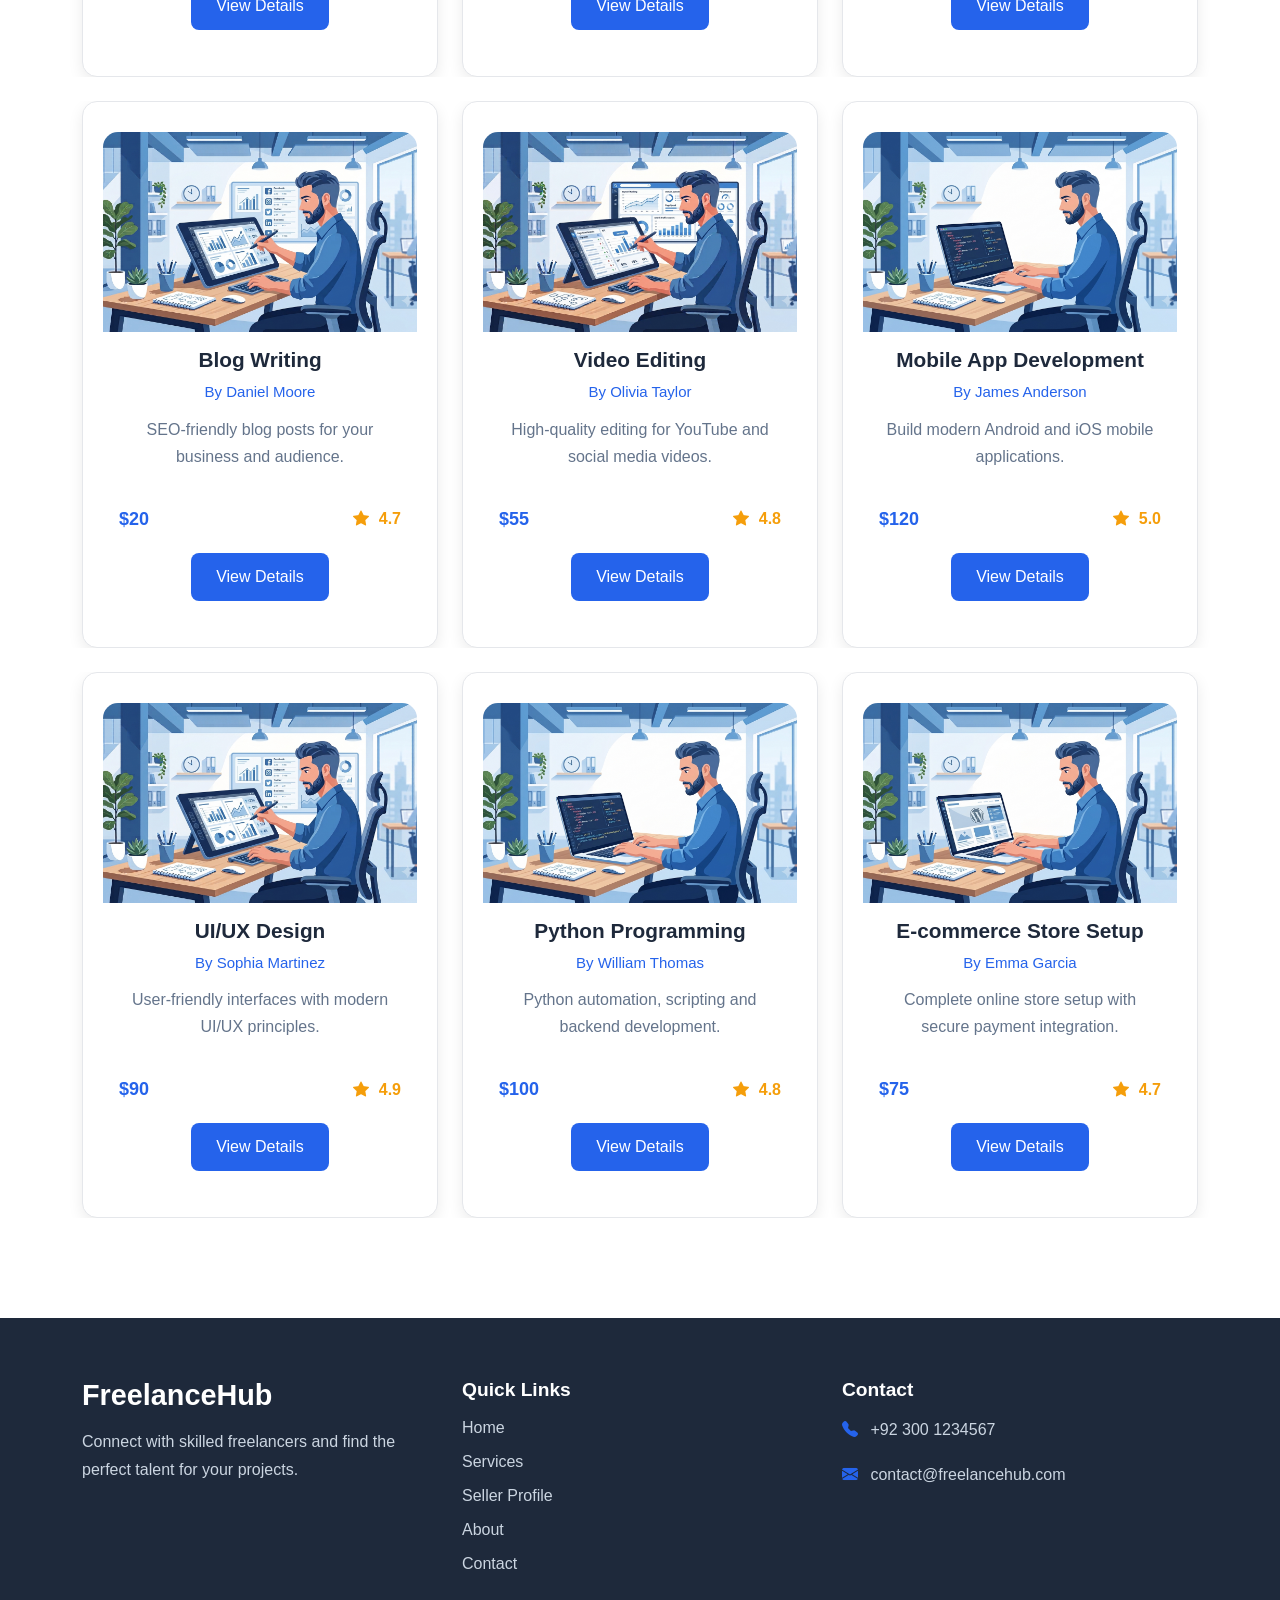
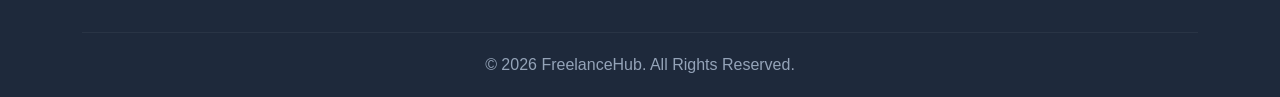
<file: services.html>
<!DOCTYPE html>
<html lang="en">

<head>
    <meta charset="UTF-8">
    <meta name="viewport" content="width=device-width, initial-scale=1.0">
    <title>Document</title>

    <!-- Bootstrap Icon CDN Link -->
    <link rel="stylesheet" href="https://cdn.jsdelivr.net/npm/bootstrap-icons@1.11.3/font/bootstrap-icons.min.css">

    <!-- Bootstrap Link -->
    <link rel="stylesheet" href="https://cdn.jsdelivr.net/npm/bootstrap@5.3.8/dist/css/bootstrap.min.css">

    <!-- My css -->
    <link rel="stylesheet" href="style.css">
</head>

<body>

    <div class="bg-dark text-white py-2">
        <div class="container d-flex flex-column flex-md-row justify-content-between">

            <div class="top-bar">
                <i class="bi bi-telephone-fill"></i>
                +92 300 1234567
            </div>

            <div class="top-bar">
                <i class="bi bi-envelope-fill"></i>
                contact@freelancehub.com
            </div>

        </div>
    </div>

    <nav class="navbar navbar-expand-lg navbar-dark">
        <div class="container">

            <a class="navbar-brand" href="">FreelanceHub</a>

            <button class="navbar-toggler" type="button" data-bs-toggle="collapse" data-bs-target="#mynavbar">
                <span class="navbar-toggler-icon"></span>
            </button>

            <div class="collapse navbar-collapse" id="mynavbar">
                <ul class="navbar-nav ms-auto gap-3">

                    <li class="nav-item">
                        <a class="nav-link active" href="index.html">Home</a>
                    </li>

                    <li class="nav-item">
                        <a class="nav-link" href="services.html">Services</a>
                    </li>

                    <li class="nav-item">
                        <a class="nav-link" href="sellerprofile.html">Seller Profile</a>
                    </li>

                    <li class="nav-item">
                        <a class="nav-link" href="about.html">About</a>
                    </li>

                    <li class="nav-item">
                        <a class="nav-link" href="contact.html">Contact</a>
                    </li>



                </ul>


            </div>

        </div>
    </nav>




    <div class="service-heading p-3">
        <div class="container mt-5">

            <h2 class="hero-heading text-center">Explore Freelance Services</h2>

            <p class="sec-para text-center">
                Find skilled freelancers and professional services for your business needs.
            </p>



            <div class="search-box mb-3">
                <input type="text" id="searchInput" class="form-control" placeholder="Search services...">
            </div>


            <div class="filter-btns">

                <button class="btn primary-btn" data-category="all">
                    All
                </button>

                <button class="btn secondary-btn" data-category="web">
                    Web Development
                </button>

                <button class="btn secondary-btn" data-category="design">
                    Graphic Design
                </button>

                <button class="btn secondary-btn" data-category="writing">
                    Writing
                </button>

                <button class="btn secondary-btn" data-category="marketing">
                    Marketing
                </button>

                <button class="btn secondary-btn" data-category="video">
                    Video Editing
                </button>

                <button class="btn secondary-btn" data-category="programming">
                    Programming
                </button>

            </div>


        </div>
    </div>


    <!-- Services Card Section -->
    <section>
        <div class="container">

            <div class="row g-4">

                <!-- card 1 -->
                <div class="col-12 col-md-6 col-lg-4">
                    <div class="card service-card h-100" data-category="web">

                        <img class="img-fluid service-img" src="images/websiteImg.png" alt="Coding image">

                        <div class="card-body">

                            <h3 class="service-title">
                                Website Development
                            </h3>

                            <p class="freelancer-name">By John Smith</p>

                            <p class="card-text">Modern responsive websites using HTML, CSS and JavaScript.</p>

                            <div class="service-info">

                                <span class="service-price">$50</span>

                                <span class="service-rating">
                                    <i class="bi bi-star-fill"></i> 4.8
                                </span>

                            </div>

                            <a href="services_details.html" class="primary-btn service-btn">
                                View Details
                            </a>

                        </div>

                    </div>
                </div>



                <!-- card 2 -->
                <div class="col-12 col-md-6 col-lg-4">
                    <div class="card service-card h-100" data-category="web">

                        <img class="img-fluid service-img" src="images/wordpress.png" alt="Working image">

                        <div class="card-body">

                            <h3 class="service-title">WordPress Website Design</h3>

                            <p class="freelancer-name">By Sarah Johnson</p>

                            <p class="card-text">Modern responsive websites using HTML, CSS and JavaScript.</p>

                            <div class="service-info">

                                <span class="service-price">$70</span>

                                <span class="service-rating">
                                    <i class="bi bi-star-fill"></i> 4.9
                                </span>

                            </div>

                            <a href="services_details.html" class="primary-btn service-btn">
                                View Details
                            </a>

                        </div>

                    </div>
                </div>


                <!-- card 3 -->
                <div class="col-12 col-md-6 col-lg-4">
                    <div class="card service-card h-100" data-category="design">

                        <img class="img-fluid service-img" src="images/logo_design.png" alt="Logo Design image">

                        <div class="card-body">

                            <h3 class="service-title">Logo Design</h3>

                            <p class="freelancer-name">By Michael Brown</p>

                            <p class="card-text">Unique and creative logo designs for your business.</p>

                            <div class="service-info">
                                <span class="service-price">$30</span>

                                <span class="service-rating">
                                    <i class="bi bi-star-fill"></i> 4.7
                                </span>
                            </div>

                            <a href="services_details.html" class="primary-btn service-btn">
                                View Details
                            </a>

                        </div>
                    </div>
                </div>


                <!-- card 4 -->
                <div class="col-12 col-md-6 col-lg-4">
                    <div class="card service-card h-100" data-category="marketing">

                        <img class="img-fluid service-img" src="images/social_media.png" alt="">

                        <div class="card-body">

                            <h3 class="service-title">Social Media Marketing</h3>

                            <p class="freelancer-name">By Emily Davis</p>

                            <p class="card-text">
                                Grow your business with effective social media campaigns.
                            </p>

                            <div class="service-info">
                                <span class="service-price">$60</span>

                                <span class="service-rating">
                                    <i class="bi bi-star-fill"></i> 4.8
                                </span>
                            </div>

                            <a href="services_details.html" class="primary-btn service-btn">
                                View Details
                            </a>

                        </div>
                    </div>
                </div>


                <!-- card 5 -->
                <div class="col-12 col-md-6 col-lg-4">
                    <div class="card service-card h-100" data-category="marketing">

                        <img class="img-fluid service-img" src="images/seo.png" alt="">

                        <div class="card-body">

                            <h3 class="service-title">SEO Optimization</h3>

                            <p class="freelancer-name">By David Wilson</p>

                            <p class="card-text">
                                Improve website rankings and increase organic traffic.
                            </p>

                            <div class="service-info">
                                <span class="service-price">$80</span>

                                <span class="service-rating">
                                    <i class="bi bi-star-fill"></i> 4.9
                                </span>
                            </div>

                            <a href="services_details.html" class="primary-btn service-btn">
                                View Details
                            </a>

                        </div>
                    </div>
                </div>


                <!-- card 6 -->
                <div class="col-12 col-md-6 col-lg-4">
                    <div class="card service-card h-100" data-category="writing">

                        <img class="img-fluid service-img" src="images/logo_design.png" alt="">

                        <div class="card-body">

                            <h3 class="service-title">Content Writing</h3>

                            <p class="freelancer-name">By Jessica Miller</p>

                            <p class="card-text">
                                Professional content writing for websites and blogs.
                            </p>

                            <div class="service-info">
                                <span class="service-price">$25</span>

                                <span class="service-rating">
                                    <i class="bi bi-star-fill"></i> 4.6
                                </span>
                            </div>

                            <a href="services_details.html" class="primary-btn service-btn">
                                View Details
                            </a>

                        </div>
                    </div>
                </div>


                <!-- card 7 -->
                <div class="col-12 col-md-6 col-lg-4">
                    <div class="card service-card h-100" data-category="writing">

                        <img class="img-fluid service-img" src="images/social_media.png" alt="">

                        <div class="card-body">

                            <h3 class="service-title">Blog Writing</h3>

                            <p class="freelancer-name">By Daniel Moore</p>

                            <p class="card-text">
                                SEO-friendly blog posts for your business and audience.
                            </p>

                            <div class="service-info">
                                <span class="service-price">$20</span>

                                <span class="service-rating">
                                    <i class="bi bi-star-fill"></i> 4.7
                                </span>
                            </div>

                            <a href="services_details.html" class="primary-btn service-btn">
                                View Details
                            </a>

                        </div>
                    </div>
                </div>



                <!-- card 8 -->
                <div class="col-12 col-md-6 col-lg-4">
                    <div class="card service-card h-100" data-category="video">

                        <img class="img-fluid service-img" src="images/seo.png" alt="">

                        <div class="card-body">

                            <h3 class="service-title">Video Editing</h3>

                            <p class="freelancer-name">By Olivia Taylor</p>

                            <p class="card-text">
                                High-quality editing for YouTube and social media videos.
                            </p>

                            <div class="service-info">
                                <span class="service-price">$55</span>

                                <span class="service-rating">
                                    <i class="bi bi-star-fill"></i> 4.8
                                </span>
                            </div>

                            <a href="services_details.html" class="primary-btn service-btn">
                                View Details
                            </a>

                        </div>
                    </div>
                </div>


                <!-- card 9 -->
                <div class="col-12 col-md-6 col-lg-4">
                    <div class="card service-card h-100" data-category="programming">

                        <img class="img-fluid service-img" src="images/websiteImg.png" alt="">

                        <div class="card-body">

                            <h3 class="service-title">Mobile App Development</h3>

                            <p class="freelancer-name">By James Anderson</p>

                            <p class="card-text">
                                Build modern Android and iOS mobile applications.
                            </p>

                            <div class="service-info">
                                <span class="service-price">$120</span>

                                <span class="service-rating">
                                    <i class="bi bi-star-fill"></i> 5.0
                                </span>
                            </div>

                            <a href="services_details.html" class="primary-btn service-btn">
                                View Details
                            </a>

                        </div>
                    </div>
                </div>


                <!-- card 10 -->
                <div class="col-12 col-md-6 col-lg-4">
                    <div class="card service-card h-100" data-category="design">

                        <img class="img-fluid service-img" src="images/social_media.png" alt="">

                        <div class="card-body">

                            <h3 class="service-title">UI/UX Design</h3>

                            <p class="freelancer-name">By Sophia Martinez</p>

                            <p class="card-text">
                                User-friendly interfaces with modern UI/UX principles.
                            </p>

                            <div class="service-info">
                                <span class="service-price">$90</span>

                                <span class="service-rating">
                                    <i class="bi bi-star-fill"></i> 4.9
                                </span>
                            </div>

                            <a href="services_details.html" class="primary-btn service-btn">
                                View Details
                            </a>

                        </div>
                    </div>
                </div>


                <!-- card 11 -->
                <div class="col-12 col-md-6 col-lg-4">
                    <div class="card service-card h-100" data-category="programming">

                        <img class="img-fluid service-img" src="images/websiteImg.png" alt="">

                        <div class="card-body">

                            <h3 class="service-title">Python Programming</h3>

                            <p class="freelancer-name">By William Thomas</p>

                            <p class="card-text">
                                Python automation, scripting and backend development.
                            </p>

                            <div class="service-info">
                                <span class="service-price">$100</span>

                                <span class="service-rating">
                                    <i class="bi bi-star-fill"></i> 4.8
                                </span>
                            </div>

                            <a href="services_details.html" class="primary-btn service-btn">
                                View Details
                            </a>

                        </div>
                    </div>
                </div>


                <!-- card 12 -->
                <div class="col-12 col-md-6 col-lg-4">
                    <div class="card service-card h-100" data-category="web">

                        <img class="img-fluid service-img" src="images/wordpress.png" alt="">

                        <div class="card-body">

                            <h3 class="service-title">E-commerce Store Setup</h3>

                            <p class="freelancer-name">By Emma Garcia</p>

                            <p class="card-text">
                                Complete online store setup with secure payment integration.
                            </p>

                            <div class="service-info">
                                <span class="service-price">$75</span>

                                <span class="service-rating">
                                    <i class="bi bi-star-fill"></i> 4.7
                                </span>
                            </div>

                            <a href="services_details.html" class="primary-btn service-btn">
                                View Details
                            </a>

                        </div>
                    </div>
                </div>






            </div>



        </div>
    </section>







    <!-- footer -->
    <footer class="footer">
        <div class="container">

            <div class="row g-4">

                <!-- Brand -->
                <div class="col-12 col-md-4">
                    <h3 class="footer-logo">FreelanceHub</h3>

                    <p class="footer-text">
                        Connect with skilled freelancers and find the perfect talent for your projects.
                    </p>
                </div>

                <!-- Quick Links -->
                <div class="col-12 col-md-4">
                    <h4 class="footer-heading">Quick Links</h4>

                    <ul class="footer-links">
                        <li><a href="index.html">Home</a></li>
                        <li><a href="services.html">Services</a></li>
                        <li><a href="sellerprofile.html">Seller Profile</a></li>
                        <li><a href="about.html">About</a></li>
                        <li><a href="contact.html">Contact</a></li>
                    </ul>
                </div>

                <!-- Contact -->
                <div class="col-12 col-md-4">
                    <h4 class="footer-heading">Contact</h4>

                    <p class="footer-text">
                        <i class="bi bi-telephone-fill"></i> +92 300 1234567
                    </p>

                    <p class="footer-text">
                        <i class="bi bi-envelope-fill"></i>
                        contact@freelancehub.com
                    </p>
                </div>

            </div>

            <hr>

            <p class="copyright text-center">
                © 2026 FreelanceHub. All Rights Reserved.
            </p>

        </div>
    </footer>











    <!-- My JS -->
    <script src="services.js"></script>

    <!-- Bootstrap js -->
    <script src="https://cdn.jsdelivr.net/npm/bootstrap@5.3.8/dist/js/bootstrap.bundle.min.js"></script>

</body>

</html>
</file>
<file: style.css>
* {
    padding: 0;
    margin: 0;
    box-sizing: border-box;
    overflow-x: hidden;
}

body {
    font-family: Arial, sans-serif;
}


.top-bar {
    font-size: 14px;
}

.top-bar i {
    margin-right: 5px;
}



/* navbar */
.navbar {
    background-color: #0D6EFD;
}

.navbar-brand {
    color: white;
    font-size: 1.5rem;
    font-weight: bold;
}

.nav-link {
    color: white;
}

.nav-link:hover {
    color: #dbeafe;
}

section {
    padding: 100px 0px;
}

/* hero section */
.hero-section {
    background-color: #F8FAFC;
}

.hero-heading {
    font-size: 3rem;
    font-weight: 700;
    color: #1E293B;
    line-height: 1.2;
    margin-bottom: 20px;
}

.hero-para {
    font-size: 18px;
    color: #64748B;
    line-height: 1.8;
    margin-bottom: 30px;
}

/* primary btn */

.hero-btns {
    display: flex;
    gap: 15px;
    flex-wrap: wrap;
}

.primary-btn {
    background-color: #2563EB;
    color: white;
    padding: 12px 25px;
    border-radius: 8px;
    text-decoration: none;
    margin-right: 10px;
}

.primary-btn:hover {
    background-color: #1D4ED8;
    color: white;
}

.secondary-btn {
    border: 2px solid #2563EB;
    color: #2563EB;
    padding: 12px 25px;
    border-radius: 8px;
    text-decoration: none;
}

.secondary-btn:hover {
    background-color: #2563EB;
    color: white;
}

.hero-img {
    width: 100%;
    border-radius: 15px;
}

/* mobile hero */
@media (max-width: 768px) {

    .hero-section {
        padding: 60px 0;
        text-align: center;
    }

    .hero-heading {
        font-size: 2.2rem;
    }

    .hero-para {
        font-size: 16px;
    }

    .hero-btns {
        flex-direction: column;
        align-items: center;
    }

    .hero-btns .btn {
        width: 220px;
    }
}


/* Section Heading */
.sec-heading {
    font-size: 2.5rem;
    font-weight: 700;
    color: #1E293B;
    margin-bottom: 15px;
}

/* Section Paragraph */
.sec-para {
    font-size: 1.1rem;
    color: #64748B;
    max-width: 650px;
    margin: 0 auto 50px;
    line-height: 1.8;
}



/* Featured services section */
.services-section {
    background-color: #ffffff;
}

@media (max-width:768px) {

    .sec-heading {
        font-size: 2rem;
    }

    .sec-para {
        font-size: 1rem;
    }

}


.card {
    border-radius: 15px;
    padding: 30px 20px;
    text-align: center;
    border: 1px solid #E5E7EB;
    box-shadow: 0 4px 12px rgba(0, 0, 0, 0.05);
    transition: 0.3s;
}

.card:hover {
    transform: translateY(-8px);
}

.card i {
    font-size: 3rem;
    color: #2563EB;
    margin-bottom: 15px;
}


.card-title {
    font-size: 1.4rem;
    font-weight: 600;
    color: #1E293B;
    margin-bottom: 15px;
}


.card-text {
    color: #64748B;
    line-height: 1.8;
}



/* Footer */
.footer {
    background-color: #1E293B;
    color: white;
    padding: 60px 0 20px;
}

.footer-logo {
    font-size: 1.8rem;
    font-weight: 700;
    margin-bottom: 15px;
}

.footer-heading {
    font-size: 1.2rem;
    font-weight: 600;
    margin-bottom: 15px;
}

.footer-text {
    color: #CBD5E1;
    line-height: 1.8;
}

.footer-links {
    list-style: none;
    padding: 0;
}

.footer-links li {
    margin-bottom: 10px;
}

.footer-links a {
    text-decoration: none;
    color: #CBD5E1;
}

.footer-links a:hover {
    color: white;
}

.footer-text i {
    margin-right: 8px;
    color: #2563EB;
}

.footer hr {
    margin: 30px 0 20px;
    border-color: rgba(255, 255, 255, 0.2);
}

.copyright {
    color: #94A3B8;
    margin-bottom: 0;
}


/* services section */

.filter-btns {
    display: flex;
    justify-content: center;
    gap: 15px;
    flex-wrap: wrap;
}

/* service cards */
.card-sec {
    padding: 100px;
}

.service-card {
    border: 1px solid #E5E7EB;
    border-radius: 15px;
    box-shadow: 0 5px 15px rgba(0, 0, 0, .08);
    transition: 0.3s;
}


.service-card:hover {
    transform: translateY(-8px);
    box-shadow: 0 15px 30px rgba(0, 0, 0, .12);
}

.service-title {
    font-size: 1.3rem;
}

.service-img {
    width: 100%;
    height: 200px;
    border-radius: 15px 15px 0 0;
    object-fit: cover;
}

.service-title {
    font-size: 1.3rem;
    font-weight: 600;
    color: #1E293B;
    margin-bottom: 8px;
}

.freelancer-name {
    color: #2563EB;
    font-size: 15px;
    font-weight: 500;
    margin-bottom: 12px;
}

.card-text {
    color: #64748B;
    line-height: 1.7;
    margin-bottom: 20px;
    min-height: 70px;

}

.service-info {
    display: flex;
    justify-content: space-between;
    align-items: center;

}

.service-price {
    font-size: 18px;
    font-weight: 700;
    color: #2563EB;
}

.service-rating {
    color: #F59E0B;
    font-weight: 600;
}

.service-rating i {
    color: #F59E0B;
    font-size: 16px;
    margin-right: 5px;
}

.service-btn {
    display: block;
    width: fit-content;
    margin: 20px auto 0;
}


/* seller profile */
.seller-profile {
    background: #f8f9fa;
}

/* star icon */
.profile-icon {
    color: #F59E0B;
    font-size: 18px;
}

.profile-btn {
    padding: 12px 30px;
}

.profile-card,
.content-card,
.portfolio-card {

    background: #fff;
    padding: 30px;
    border-radius: 15px;
    box-shadow: 0 10px 25px rgba(0, 0, 0, .08);

}

.profile-img {

    width: 170px;
    height: 170px;
    object-fit: cover;
    border-radius: 50%;
    border: 5px solid #0d6efd;

}

.profile-card h2 {

    font-size: 1.8rem;
    font-weight: 700;

}

.content-card h3 {

    font-size: 1.3rem;
    margin-bottom: 15px;

}

.badge {

    background: #0d6efd;
    color: #fff;
    margin: 5px;
    padding: 10px 18px;
    font-size: .9rem;

}

.portfolio-card img {

    border-radius: 10px;
    transition: .3s;

}

.portfolio-card img:hover {

    transform: scale(1.05);

}


/* services details section */
.service-details {

    background: #f8f9fa;

}

.details-card,
.price-card,
.review-card {

    background: #fff;
    padding: 30px;
    border-radius: 15px;
    box-shadow: 0 10px 25px rgba(0, 0, 0, .08);

}

.banner-img {

    width: 100%;
    border-radius: 12px;

}

.service-meta {

    display: flex;
    flex-wrap: wrap;
    gap: 20px;
    margin: 20px 0;

}

.service-meta span {

    color: #555;

}

.price-card h3 {

    font-size: 2rem;
    color: #0d6efd;
    font-weight: 700;

}

.review-card {

    height: 100%;
    transition: .3s;

}

.review-card:hover {

    transform: translateY(-8px);

}

.price-card a {

    text-decoration: none;

}

/* about page */
.about-page{

    background:#f8f9fa;

}

.about-card,
.team-card{

    background:#fff;
    padding:30px;
    border-radius:15px;
    box-shadow:0 10px 25px rgba(0,0,0,.08);
    transition:.3s;

}

.about-card:hover,
.team-card:hover{

    transform:translateY(-8px);

}

.about-card i{

    font-size:2.5rem;
    color:#2563EB;
    margin-bottom:20px;

}

.team-card{

    text-align:center;

}

.team-img{

    width:150px;
    height:150px;
    object-fit:cover;
    border-radius:50%;
    border:5px solid #2563EB;
    margin-bottom:20px;

}


/* contact page */
.contact{

    background:#f8f9fa;

}

.contact-card{

    background:#fff;
    padding:30px;
    border-radius:15px;
    box-shadow:0 10px 25px rgba(0,0,0,.08);

}

.form-control{

    padding:14px;

}

textarea{

    resize:none;

}

.contact-card p{

    margin:20px 0;

}

.contact-card i{

    color:#2563EB;
    margin-right:10px;

}

.error-msg{
    display: inline;
    margin-top: 2px;
    color: red;
    font-size: 14px;
}
</file>
